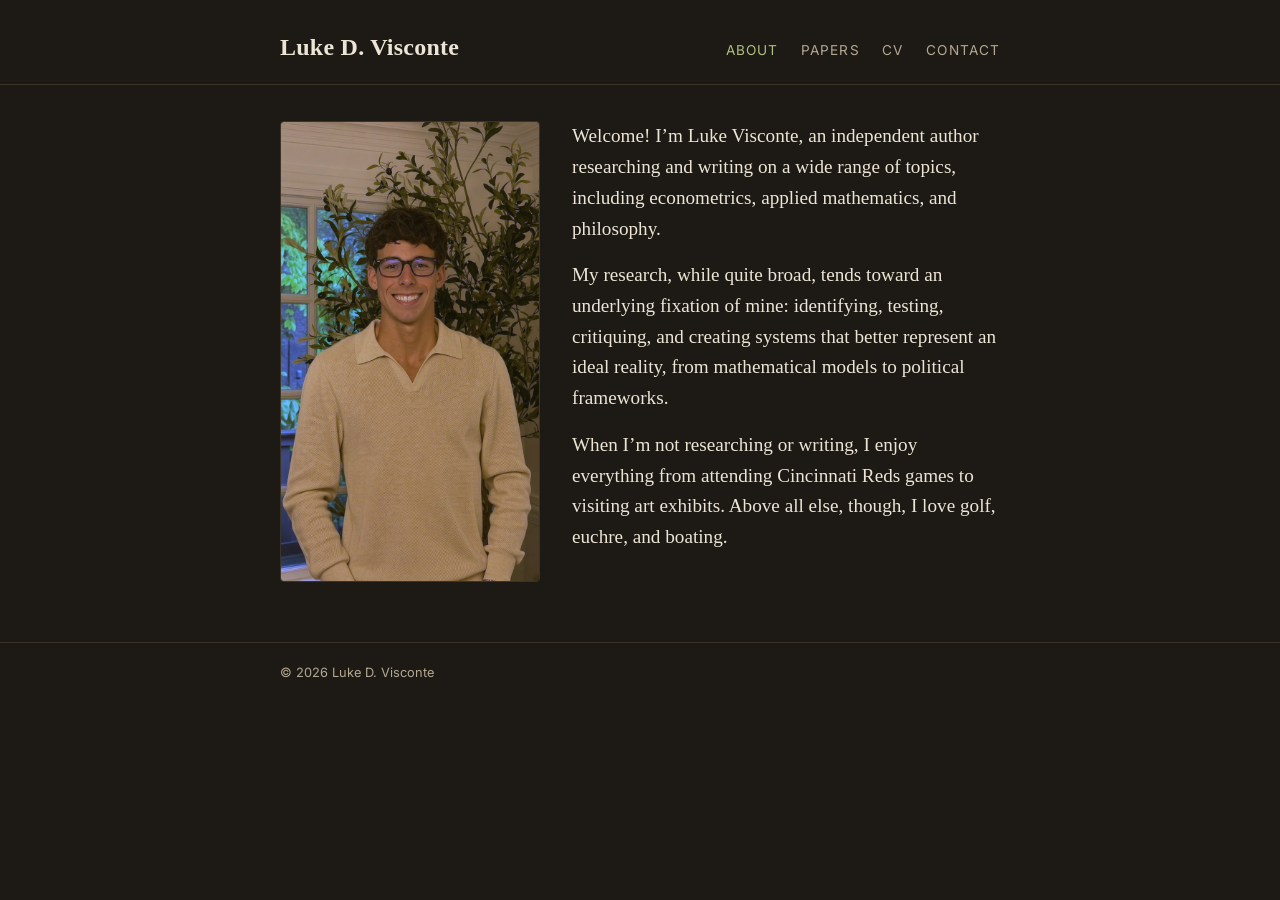
<file: index.html>
<!doctype html>
<html lang="en">
<head>
  <meta charset="utf-8">
  <meta name="viewport" content="width=device-width, initial-scale=1">
  <title>Luke D. Visconte</title>
  <meta name="description" content="Research and working papers by Luke D. Visconte.">
  <link rel="preconnect" href="https://fonts.googleapis.com">
  <link rel="preconnect" href="https://fonts.gstatic.com" crossorigin>
  <link href="https://fonts.googleapis.com/css2?family=Inter:wght@400;600&display=swap" rel="stylesheet">
  <link rel="icon" href="favicon.ico?v=2" sizes="any">
  <link rel="icon" type="image/png" href="files/favicon-32.png?v=2">
  <link rel="apple-touch-icon" href="apple-touch-icon.png?v=2">
  <link rel="stylesheet" href="assets/style.css?v=5">
</head>
<body>
  <header class="site">
    <div class="wrap">
      <a class="site-name" href="index.html">Luke D. Visconte</a>
      <nav>
        <a href="index.html" aria-current="page">About</a>
        <a href="papers.html">Papers</a>
        <a href="files/cv.pdf" target="_blank" rel="noopener">CV</a>
        <a href="contact.html">Contact</a>
      </nav>
    </div>
  </header>

  <main class="wrap">
    <div class="about">
      <!-- Your photo: save it as files/photo.jpg. Hidden until the file exists. -->
      <img class="portrait" src="files/photo.jpg" alt="Photo of Luke D. Visconte"
           onerror="this.style.display='none'">
      <div class="bio">
        <p class="lede">Welcome! I’m Luke Visconte, an independent author researching and writing on a wide range of topics, including econometrics, applied mathematics, and philosophy.</p>
        <p>My research, while quite broad, tends toward an underlying fixation of mine: identifying, testing, critiquing, and creating systems that better represent an ideal reality, from mathematical models to political frameworks.</p>
        <p>When I’m not researching or writing, I enjoy everything from attending Cincinnati Reds games to visiting art exhibits. Above all else, though, I love golf, euchre, and boating.</p>
      </div>
    </div>
  </main>

  <footer class="site">
    <div class="wrap">&copy; <span id="year"></span> Luke D. Visconte</div>
  </footer>

  <script src="assets/papers.js?v=5"></script>
  <script src="assets/render.js?v=5"></script>
</body>
</html>
</file>
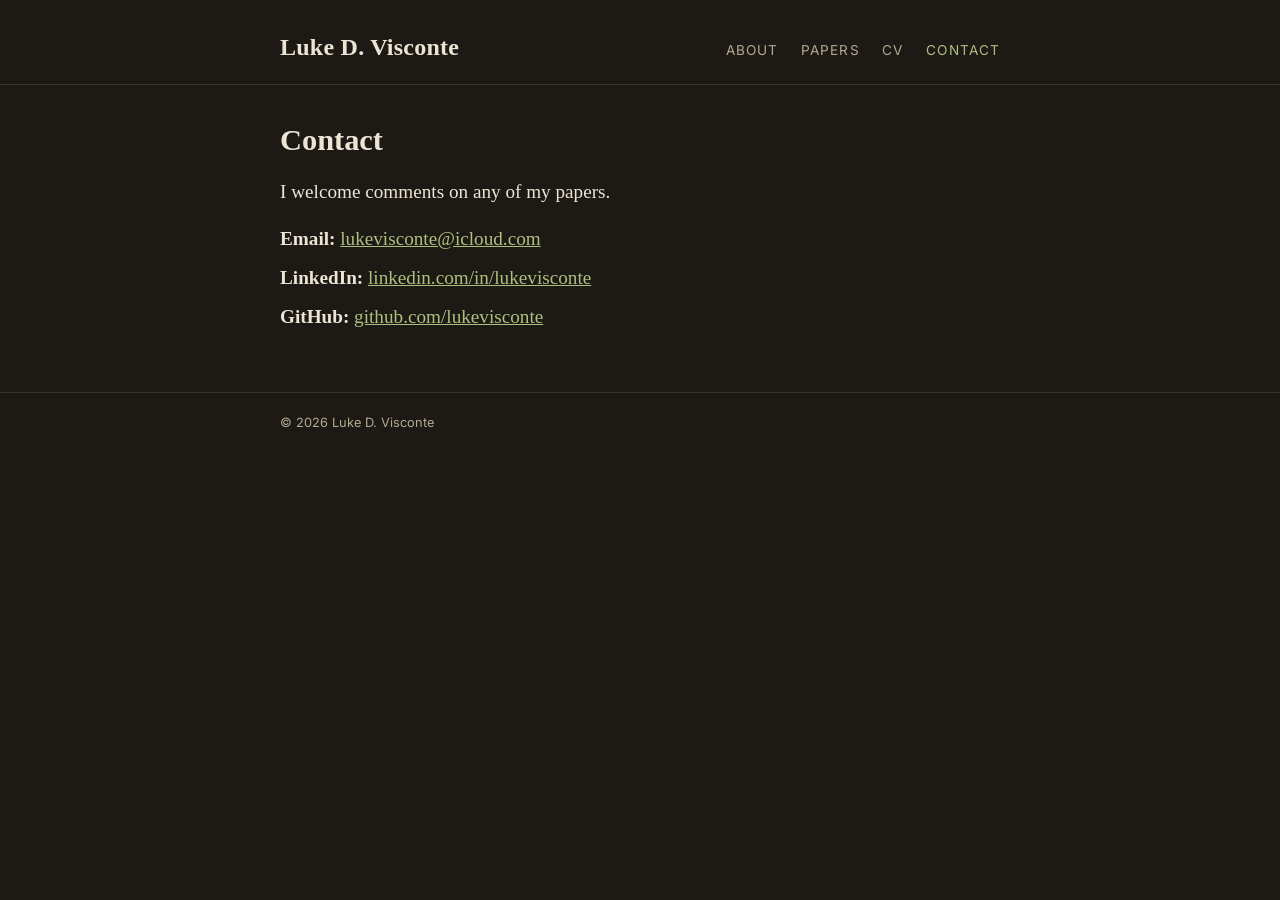
<file: contact.html>
<!doctype html>
<html lang="en">
<head>
  <meta charset="utf-8">
  <meta name="viewport" content="width=device-width, initial-scale=1">
  <title>Contact · Luke D. Visconte</title>
  <link rel="preconnect" href="https://fonts.googleapis.com">
  <link rel="preconnect" href="https://fonts.gstatic.com" crossorigin>
  <link href="https://fonts.googleapis.com/css2?family=Inter:wght@400;600&display=swap" rel="stylesheet">
  <link rel="icon" href="favicon.ico?v=2" sizes="any">
  <link rel="icon" type="image/png" href="files/favicon-32.png?v=2">
  <link rel="apple-touch-icon" href="apple-touch-icon.png?v=2">
  <link rel="stylesheet" href="assets/style.css?v=5">
</head>
<body>
  <header class="site">
    <div class="wrap">
      <a class="site-name" href="index.html">Luke D. Visconte</a>
      <nav>
        <a href="index.html">About</a>
        <a href="papers.html">Papers</a>
        <a href="files/cv.pdf" target="_blank" rel="noopener">CV</a>
        <a href="contact.html" aria-current="page">Contact</a>
      </nav>
    </div>
  </header>

  <main class="wrap">
    <h1>Contact</h1>
    <p>I welcome comments on any of my papers.</p>

    <!-- EDIT: replace the placeholder addresses; delete any line you don't want -->
    <ul class="plain">
      <li><strong>Email:</strong> <a href="mailto:lukevisconte@icloud.com">lukevisconte@icloud.com</a></li>
      <li><strong>LinkedIn:</strong> <a href="https://www.linkedin.com/in/lukevisconte">linkedin.com/in/lukevisconte</a></li>
      <li><strong>GitHub:</strong> <a href="https://github.com/lukevisconte">github.com/lukevisconte</a></li>
    </ul>
  </main>

  <footer class="site">
    <div class="wrap">&copy; <span id="year"></span> Luke D. Visconte</div>
  </footer>
  <script src="assets/render.js?v=5"></script>
</body>
</html>
</file>
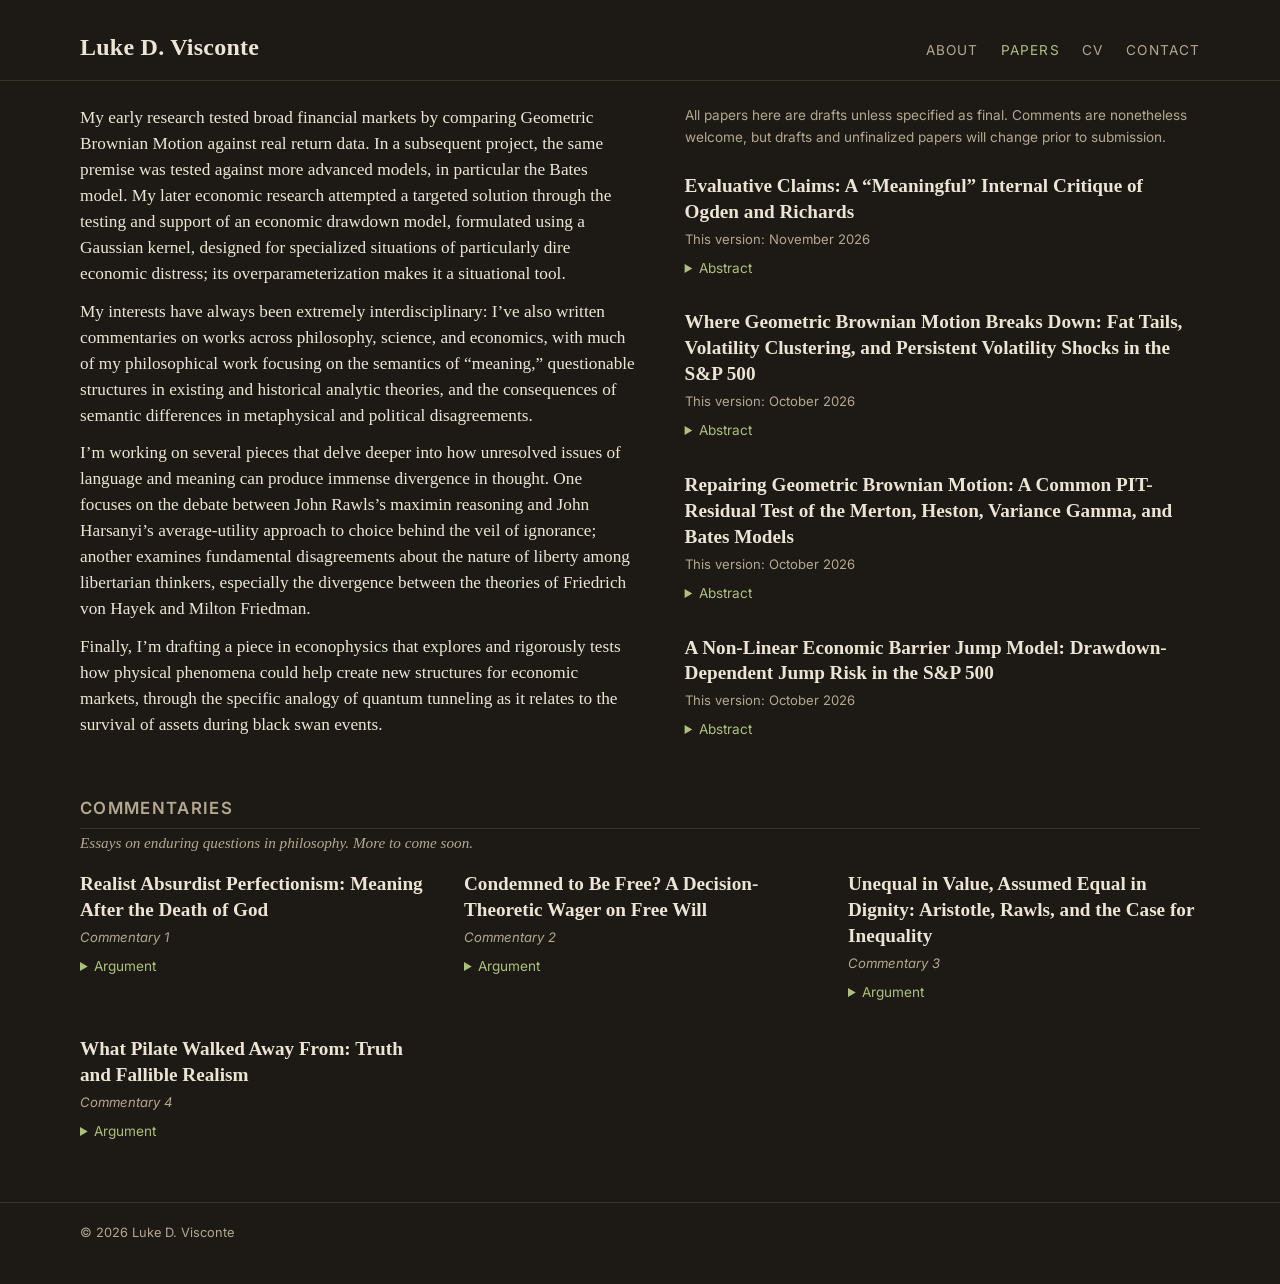
<file: papers.html>
<!doctype html>
<html lang="en">
<head>
  <meta charset="utf-8">
  <meta name="viewport" content="width=device-width, initial-scale=1">
  <title>Papers · Luke D. Visconte</title>
  <meta name="description" content="Working and finished papers by Luke D. Visconte.">
  <link rel="preconnect" href="https://fonts.googleapis.com">
  <link rel="preconnect" href="https://fonts.gstatic.com" crossorigin>
  <link href="https://fonts.googleapis.com/css2?family=Inter:wght@400;600&display=swap" rel="stylesheet">
  <link rel="icon" href="favicon.ico?v=2" sizes="any">
  <link rel="icon" type="image/png" href="files/favicon-32.png?v=2">
  <link rel="apple-touch-icon" href="apple-touch-icon.png?v=2">
  <link rel="stylesheet" href="assets/style.css?v=5">
</head>
<body class="wide">
  <header class="site">
    <div class="wrap">
      <a class="site-name" href="index.html">Luke D. Visconte</a>
      <nav>
        <a href="index.html">About</a>
        <a href="papers.html" aria-current="page">Papers</a>
        <a href="files/cv.pdf" target="_blank" rel="noopener">CV</a>
        <a href="contact.html">Contact</a>
      </nav>
    </div>
  </header>

  <main class="wrap">
   <div class="two-col">
    <section class="research-text">
    <p>My early research tested broad financial markets by comparing Geometric Brownian Motion against real return data. In a subsequent project, the same premise was tested against more advanced models, in particular the Bates model. My later economic research attempted a targeted solution through the testing and support of an economic drawdown model, formulated using a Gaussian kernel, designed for specialized situations of particularly dire economic distress; its overparameterization makes it a situational tool.</p>

    <p>My interests have always been extremely interdisciplinary: I’ve also written commentaries on works across philosophy, science, and economics, with much of my philosophical work focusing on the semantics of “meaning,” questionable structures in existing and historical analytic theories, and the consequences of semantic differences in metaphysical and political disagreements.</p>

    <p>I’m working on several pieces that delve deeper into how unresolved issues of language and meaning can produce immense divergence in thought. One focuses on the debate between John Rawls’s maximin reasoning and John Harsanyi’s average-utility approach to choice behind the veil of ignorance; another examines fundamental disagreements about the nature of liberty among libertarian thinkers, especially the divergence between the theories of Friedrich von Hayek and Milton Friedman.</p>

    <p>Finally, I’m drafting a piece in econophysics that explores and rigorously tests how physical phenomena could help create new structures for economic markets, through the specific analogy of quantum tunneling as it relates to the survival of assets during black swan events.</p>
    </section>

    <section class="paper-list">
    <p class="muted">All papers here are drafts unless specified as final. Comments are nonetheless welcome, but drafts and unfinalized papers will change prior to submission.</p>

    <!-- This list fills itself from assets/papers.js. Papers marked "finished" get a "Final" label. -->
    <div id="all-papers"></div>
    </section>
   </div>

   <!-- Full-width row under both columns; commentaries sit side by side. -->
   <section class="commentaries">
     <h2 class="section-title">Commentaries</h2>
     <p class="section-sub">Essays on enduring questions in philosophy. More to come soon.</p>
     <!-- This list fills itself from window.COMMENTARIES in assets/papers.js -->
     <div id="all-commentaries" class="commentary-row"></div>
   </section>
  </main>

  <footer class="site">
    <div class="wrap">&copy; <span id="year"></span> Luke D. Visconte</div>
  </footer>

  <script src="assets/papers.js?v=5"></script>
  <script src="assets/render.js?v=5"></script>
</body>
</html>
</file>
<file: assets/style.css>
/* ------------------------------------------------------------
   Site styles. Colours are set once here; change them freely.
   ------------------------------------------------------------ */
/* Warm espresso palette, shown to every visitor regardless of their light/dark setting.
   Taken from the portrait: camel sweater, olive leaves. */
:root {
  color-scheme: dark;
  --bg: #1d1a15;          /* espresso brown */
  --text: #ece5d6;        /* warm off-white */
  --muted: #b3a891;       /* soft tan */
  --accent: #aebf7f;      /* sage/olive for links */
  --rule: #3a3428;        /* dark camel line */
  --tag-working: #d4b07a;
  --tag-finished: #aebf7f;
  --serif: "Times New Roman", Times, serif;
  --sans: "Inter", -apple-system, "Segoe UI", Arial, sans-serif;
}

* { box-sizing: border-box; }
html { -webkit-text-size-adjust: 100%; }
body {
  margin: 0;
  background: var(--bg);
  color: var(--text);
  font-family: var(--serif);
  font-size: 1.2rem;      /* Times runs small, so the base size is a touch larger */
  line-height: 1.6;
}
.wrap { max-width: 760px; margin: 0 auto; padding: 0 20px; }

/* Header + navigation */
header.site {
  border-bottom: 1px solid var(--rule);
  padding: 28px 0 18px;
  margin-bottom: 36px;
}
header.site .wrap {
  display: flex; flex-wrap: wrap; align-items: baseline;
  justify-content: space-between; gap: 10px 24px;
}
.site-name {
  font-size: 1.5rem; font-weight: 600; letter-spacing: 0.01em;
  color: var(--text); text-decoration: none;
}
nav a {
  font-family: var(--sans); font-size: 0.85rem; text-transform: uppercase;
  letter-spacing: 0.08em; color: var(--muted); text-decoration: none;
  margin-left: 18px;
}
nav a:first-child { margin-left: 0; }
nav a:hover, nav a[aria-current="page"] { color: var(--accent); }

/* Text */
h1 { font-size: 1.9rem; font-weight: 600; line-height: 1.25; margin: 0 0 18px; }
h2 {
  font-size: 1.05rem; font-family: var(--sans); font-weight: 600;
  text-transform: uppercase; letter-spacing: 0.08em; color: var(--muted);
  border-bottom: 1px solid var(--rule); padding-bottom: 6px; margin: 44px 0 20px;
}
a { color: var(--accent); }
a:hover { text-decoration-thickness: 2px; }
p { margin: 0 0 16px; }
.lede { font-size: 1.2rem; }
.muted { color: var(--muted); }

/* About page: photo beside bio, stacked on phones */
/* The photo stretches to the same height as the bio beside it. */
.about { display: flex; gap: 32px; align-items: stretch; }
.portrait {
  width: 260px; min-height: 300px; object-fit: cover; object-position: 50% 20%;
  flex-shrink: 0; border-radius: 4px; border: 1px solid var(--rule);
}
.bio p:last-child { margin-bottom: 0; }
@media (max-width: 560px) {
  .about { flex-direction: column; gap: 20px; }
  .portrait { width: 100%; max-width: 280px; height: 360px; min-height: 0; }
}

/* Papers page: research text on the left, paper list on the right */
body.wide .wrap { max-width: 1160px; }
body.wide header.site { margin-bottom: 24px; padding-bottom: 14px; }
.two-col { display: grid; grid-template-columns: 1.08fr 1fr; gap: 48px; align-items: start; }
.research-text p { font-size: 1.08rem; line-height: 1.5; margin-bottom: 12px; }
.paper-list .muted { font-family: var(--sans); font-size: 0.85rem; margin-bottom: 24px; }
.commentaries { margin-top: 8px; }
.commentaries .section-title { margin: 24px 0 2px; }
.section-sub { font-style: italic; color: var(--muted); font-size: 0.95rem; margin: 0 0 16px; }
/* Three per row; a fourth starts a new row. One per row on phones. */
.commentary-row { display: grid; grid-template-columns: repeat(3, 1fr); gap: 32px 32px; align-items: start; }
.commentary-row .paper { margin: 0; }
@media (max-width: 860px) {
  .commentary-row { grid-template-columns: 1fr; gap: 20px; }
}
@media (max-width: 860px) {
  .two-col { grid-template-columns: 1fr; gap: 24px; }
}

/* Paper entries */
.paper-title a { color: var(--text); text-decoration: none; }
.paper-title a:hover { color: var(--accent); text-decoration: underline; }
.paper { margin: 0 0 30px; }
.paper-title { font-size: 1.2rem; font-weight: 600; margin: 0 0 4px; line-height: 1.35; }
.paper-meta {
  font-family: var(--sans); font-size: 0.82rem; color: var(--muted); margin-bottom: 8px;
}
.tag {
  display: inline-block; font-family: var(--sans); font-size: 0.7rem; font-weight: 600;
  text-transform: uppercase; letter-spacing: 0.06em; padding: 1px 7px;
  border: 1px solid currentColor; border-radius: 3px; margin-right: 8px;
}
.tag.working { color: var(--tag-working); }
.tag.finished { color: var(--tag-finished); }
.paper-links { font-family: var(--sans); font-size: 0.85rem; margin-top: 6px; }
.paper-links a { margin-right: 16px; }
details.abstract summary {
  cursor: pointer; font-family: var(--sans); font-size: 0.85rem; color: var(--accent);
}
details.abstract p { margin-top: 8px; font-size: 1.02rem; }

/* CV + contact lists */
.entry { display: grid; grid-template-columns: 120px 1fr; gap: 4px 20px; margin-bottom: 14px; }
.entry .when { font-family: var(--sans); font-size: 0.85rem; color: var(--muted); padding-top: 3px; }
@media (max-width: 560px) {
  .entry { grid-template-columns: 1fr; }
  nav a { margin-left: 0; margin-right: 14px; }
}
ul.plain { list-style: none; padding: 0; margin: 0; }
ul.plain li { margin-bottom: 8px; }
.small-note { font-size: 0.9rem; color: var(--muted); margin-top: 14px; max-width: 560px; }

footer.site {
  border-top: 1px solid var(--rule); margin-top: 60px; padding: 20px 0 40px;
  font-family: var(--sans); font-size: 0.8rem; color: var(--muted);
}
</file>
